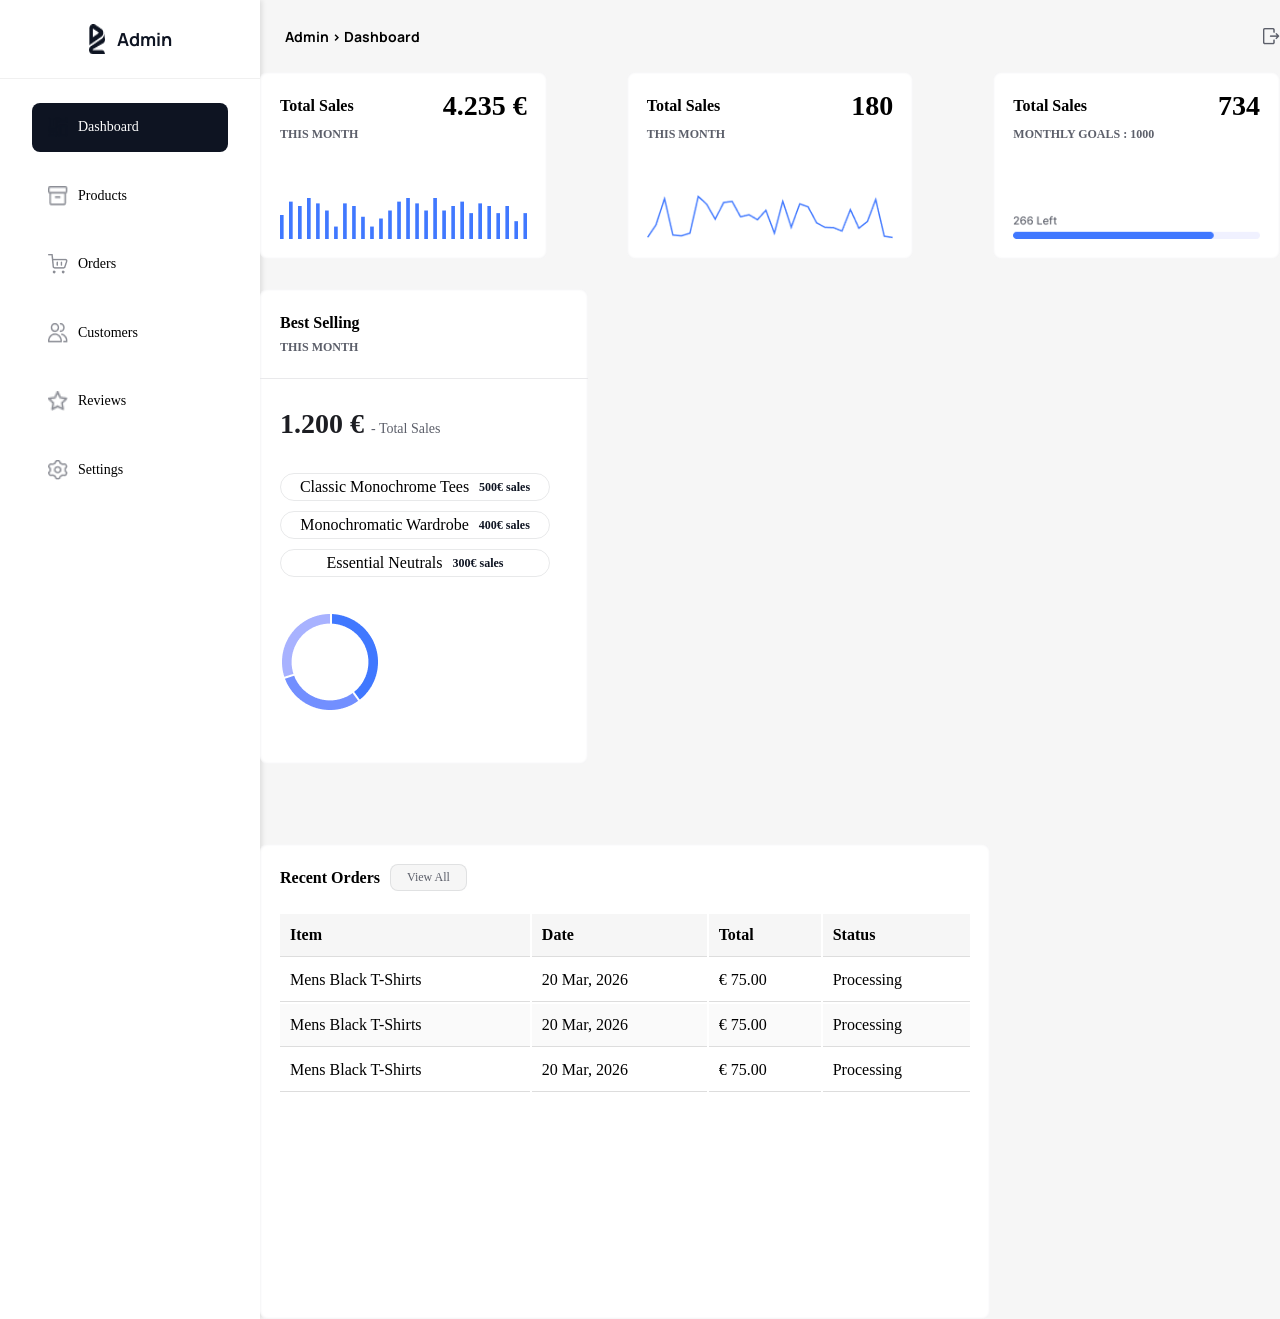
<file: dashboard/index.html>
<!doctype html>
<html lang="en">
  <head>
    <meta charset="UTF-8" />
    <meta name="viewport" content="width=device-width, initial-scale=1.0" />
    <title>Dashboard</title>
    <link rel="stylesheet" href="./admin.css" />
  </head>
  <body class="dashboard-page">
    <div class="layout">
      <!-- SIDEBAR -->
      <aside class="sidebar">
        <div class="logo">
          <img src="../img/logo_footer.png" alt="Logo" />
          <h1>Admin</h1>
        </div>
        <div class="sidebar_nav">
          <nav>
            <ul>
              <li>
                <img src="../dashboard/img-dash/icone_dash.png" alt="" />
                <a href="#" data-page="dashboard">Dashboard</a>
              </li>
              <li>
                <img src="../dashboard/img-dash/icone_produits.png" alt="" />
                <a href="#" data-page="products">Products</a>
              </li>
              <li>
                <img src="../dashboard/img-dash/icone_orders.png" alt="" />
                <a href="#" data-page="orders">Orders</a>
              </li>
              <li>
                <img src="../dashboard/img-dash/icone_customers.png" alt="" />
                <a href="#" data-page="customers">Customers</a>
              </li>
              <li>
                <img src="../dashboard/img-dash/icone_reviews.png" alt="" />
                <a href="#" data-page="reviews">Reviews</a>
              </li>
              <li>
                <img src="../dashboard/img-dash/icone_settings.png" alt="" />
                <a href="#" data-page="settings">Settings</a>
              </li>
            </ul>
          </nav>
        </div>
      </aside>

      <div class="main">
        <header class="header">
          <h1>Admin > Dashboard</h1>
          <img src="../img/Déconnexion.png" alt="Icone déconnexion" />
        </header>

        <div class="content" id="content"></div>
      </div>
    </div>

    <script src="./admin.js"></script>
  </body>
</html>
</file>
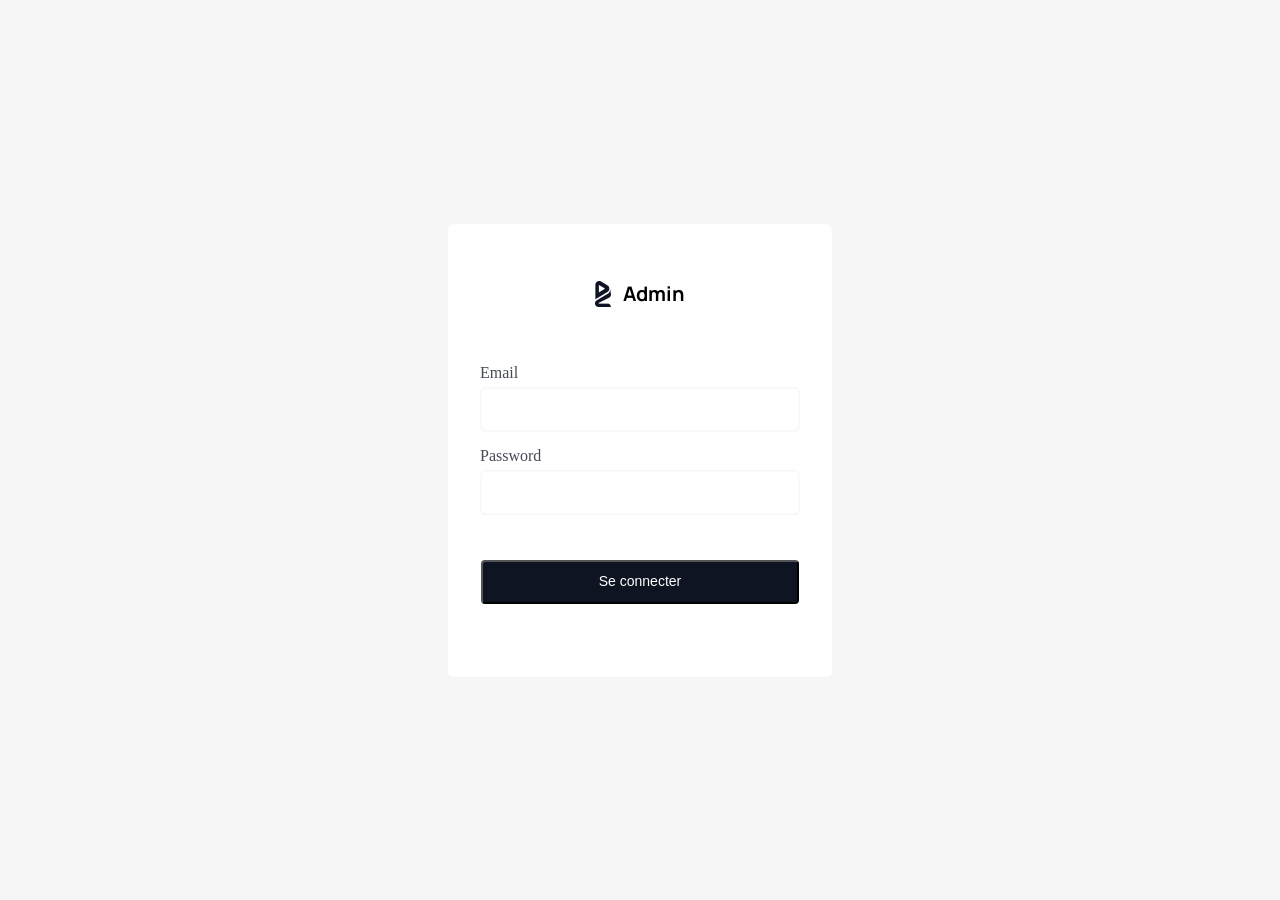
<file: dashboard/connexion.html>
<!doctype html>
<html lang="en">
  <head>
    <meta charset="UTF-8" />
    <meta name="viewport" content="width=device-width, initial-scale=1.0" />
    <title>Connexion</title>

    <link rel="stylesheet" href="admin.css" />
  </head>
  <body class="login-page">
    <section class="login-page">
      <form action="" class="container">
        <div class="logo">
          <img src="../img/logo_footer.png" alt="Logo" />
          <h1>Admin</h1>
        </div>
        <div class="form-group">
          <label for="email">Email</label>
          <input type="email" id="email" name="email" required />
        </div>
        <div class="form-group">
          <label for="password">Password</label>
          <input type="password" id="password" name="password" required />
        </div>
        <button  type="submit">Se connecter</button>
      </form>
    </section>
  </body>
</html>
</file>
<file: dashboard/admin.css>
@import url("https://fonts.googleapis.com/css2?family=Manrope:wght@200..800&display=swap");

*,
::after,
::before {
  margin: 0;
  padding: 0;
  box-sizing: border-box;
}

body {
  min-height: 100vh;
  margin: 0;
  background: #f6f6f6;
}

.login-page {
  display: flex;
  justify-content: center;
  align-items: center;
  min-height: 100vh;
}

.dashboard-page {
  min-height: 100vh;
}

/* --------------------- Login Form ------------------------------ */
.login-page .container {
  width: 384px;
  height: 453px;
  box-shadow: inset 0px 0px 1px rgba(233, 233, 235, 0.87);
  border-radius: 5px;
  background: #fff;
}

.login-page .logo {
  display: flex;
  justify-content: center;
  align-items: center;
  width: 116px;
  height: 40px;
  margin: 50px auto;
  gap: 12px;
  padding-inline: 8px;
  /* border: 1px solid #000; */
}

.login-page .logo img {
  width: 16px;
  height: 30px;
  padding-block: 2px;
}

.login-page .logo h1 {
  font-size: 20px;
  font-weight: 700;
  font-family: "Manrope", sans-serif;
  line-height: 2.4;
}

.login-page .form-group {
  width: 320px;
  display: flex;
  flex-direction: column;
  margin: auto;
  gap: 5px;
}

.login-page .form-group label {
  color: #474b57;
}

.login-page .form-group input {
  height: 45px;
  padding: 10px 15px;
  outline: none;
  border: none;
  box-shadow: inset 0 0 3px rgba(230, 231, 232, 1);
  border-radius: 6px;
  margin-bottom: 15px;
}

.login-page .form-group input:focus {
  box-shadow: inset 0 0 0 1px #999;
}

.login-page button {
  width: 318px;
  height: 44px;
  background: #0e1422;
  color: #ffffff;
  font-size: 14px;
  font-weight: 500;
  line-height: 1.75;
  border-radius: 4px;
  cursor: pointer;
  display: block;
  margin: 30px auto;
}

.dashboard-page button,
.dashboard-page input {
  font-family: "Manrope", sans-serif;
}

.dashboard-page input {
  border: 1px solid #ccc;
  box-shadow: inset 0 0 2px rgba(0, 0, 0, 0.05);
  border-radius: 6px;
  padding: 8px 10px;
}

/* ----------------- acceuil dashboard ------------------ */

.dashboard-page .layout {
  width: 100%;
  min-height: 100vh;
  display: flex;
}

.dashboard-page .sidebar {
  width: 260px;
  min-height: 100vh;
  background: #ffffff;
  box-shadow: 2px 0 5px rgba(0, 0, 0, 0.1);
}

.dashboard-page .sidebar .logo {
  display: flex;
  justify-content: center;
  align-items: center;

  gap: 12px;
  padding: 24px 20px;
  border-bottom: 1px solid #f0f0f0;
}

.dashboard-page .sidebar .logo img {
  width: 16px;
  height: 30px;
}

.dashboard-page .sidebar .logo h1 {
  font-size: 18px;
  font-weight: 700;
  font-family: "Manrope", sans-serif;
  color: #0e1422;
}

.dashboard-page .sidebar_nav {
  padding: 24px 0;
}

.dashboard-page .sidebar nav {
  width: 212px;
  /* height: auto; */
  margin: 0 auto;
}

.dashboard-page .sidebar nav ul {
  display: flex;
  flex-direction: column;
  gap: 20px;
}

.dashboard-page .sidebar nav ul li {
  display: flex;
  justify-content: start;
  align-items: center;
  list-style: none;
  font-size: 14px;
  font-weight: 500;
  line-height: 1.75;
  cursor: pointer;
  gap: 10px;
  padding: 12px 16px;
  border-radius: 8px;
  margin: 0 8px;
  transition: all 0.2s ease;
}

.dashboard-page .sidebar nav ul li:hover {
  background-color: #f8f9fa;
  color: #0e1422;
}

.dashboard-page .sidebar nav ul li.active {
  background-color: #0e1422;
  color: #5c5f6a;
}

.dashboard-page .sidebar nav ul li.active a {
  color: #ffffff;
}

.dashboard-page .sidebar nav ul li img {
  width: 20px;
  height: 20px;
  opacity: 0.7;
}

.dashboard-page .sidebar nav ul li:hover img,
.dashboard-page .sidebar nav ul li.active img {
  opacity: 1;
}

.dashboard-page .sidebar nav ul a {
  text-decoration: none;
  color: inherit;
}

.dashboard-page .main {
  width: calc(100% - 260px);
  min-height: 100vh;
}

.dashboard-page .header {
  max-width: 1440px;
  width: 100%;
  height: 72px;
  display: flex;
  justify-content: space-between;
  align-items: center;
  /* border: 1px solid #000; */
  margin: 0 auto;
  padding-left: 25px;
}

.dashboard-page .header h1 {
  font-size: 14px;
  font-weight: 700;
  line-height: 1.5;
  font-family: "Manrope", sans-serif;
}

/* ---------------------content Dashboard------------------ */

.dashboard-page .content {
  max-width: 1440px;
  width: 100%;
  min-height: 750px;
  /* border: 1px solid #333; */
  margin: 0px auto;
}

/* -------------------------- Card----------------------- */
.dashboard-page .container_top {
  max-width: 1440px;
  width: 100%;
  height: 187px;
  display: flex;
  gap: 80px;
}

.dashboard-page .container_left,
.dashboard-page .container_middle,
.dashboard-page .container_right {
  position: relative;
  display: flex;
  flex-direction: column;
  justify-content: space-between;
  align-items: stretch;
  padding: 20px;
}

.dashboard-page .container_left .card_header,
.dashboard-page .container_middle .card_header,
.dashboard-page .container_right .card_header {
  display: flex;
  align-items: flex-start;
  gap: 16px;
}

.dashboard-page .container_left .txt,
.dashboard-page .container_middle .txt,
.dashboard-page .container_right .txt {
  display: flex;
  flex-direction: column;
  gap: 4px;
}

.dashboard-page .container_left .txt h2,
.dashboard-page .container_middle .txt h2,
.dashboard-page .container_right .txt h2,
.dashboard-page .container_bottom_left .txt h2 {
  font-size: 16px;
  line-height: 1.75;
}

.dashboard-page .container_left .txt h3,
.dashboard-page .container_middle .txt h3,
.dashboard-page .container_right .txt h3,
.dashboard-page .container_bottom_left .txt h3 {
  font-size: 12px;
  color: #5c5f6a;
  line-height: 1.75;
  text-transform: uppercase;
  letter-spacing: 5%;
}

.dashboard-page .container_left #sales,
.dashboard-page .container_middle #customers,
.dashboard-page .container_right #orders {
  position: absolute;
  top: 20px;
  right: 20px;
  display: block;
  font-size: 28px;
  font-weight: 700;
  line-height: 1;
  text-align: right;
}

.dashboard-page .container_left .img,
.dashboard-page .container_middle .img,
.dashboard-page .container_right .img {
  margin-top: auto;
  display: flex;
  justify-content: center;
  align-items: flex-end;
}

.dashboard-page .container_left img,
.dashboard-page .container_middle img,
.dashboard-page .container_right img {
  width: 100%;
  max-width: 274px;
  height: auto;
  display: block;
}

.dashboard-page .card {
  width: 328px;
  height: 187px;
  box-shadow: inset 0 0 3px rgba(233, 233, 235, 1);
  background: #fff;
  border-radius: 8px;
}

.dashboard-page .container_bottom {
  max-width: 1140px;
  width: 100%;
  min-height: 475px;
  /* border: 1px solid #333; */
  /* margin: auto; */
  display: flex;
  flex-wrap: wrap;
  gap: 80px;
  margin-top: 30px;
}

.dashboard-page .container_bottom_left {
  width: 328px;
  min-height: 475px;
  background: #fff;
}

.dashboard-page .container_bottom_right {
  width: 730px;
  min-height: 475px;
  background: #fff;
}

.dashboard-page .container_bottom_left .txt {
  padding: 20px;
}

.dashboard-page hr {
  border: none;
  border-top: 1px solid #e9e9eb;
}

.dashboard-page .total_sales {
  padding: 20px;
  /* border: 1px solid #e9e9eb; */
}

.dashboard-page .total_sales :nth-child(1) {
  font-size: 28px;
  color: #1c1d22;
  line-height: 1.75;
  letter-spacing: 5%;
  font-weight: bold;
}

.dashboard-page .total {
  font-size: 14px;
  color: #5c5f6a;
  line-height: 1.75;
  letter-spacing: 5%;
}

.dashboard-page .best_seller_list {
  padding: 5px 20px;
}

.dashboard-page .best_seller_item {
  width: 270px;
  height: 28px;
  padding: 2px 16px;
  border: 1px solid #5c5f6a23;
  border-radius: 100px;
  gap: 10px;
  display: flex;
  justify-content: center;
  align-items: center;
  margin-bottom: 10px;
}

.dashboard-page .best_seller_item :nth-child(2) {
  font-size: 12px;
  color: #0e1422;
  line-height: 2.4;
  font-weight: 600;
}

.dashboard-page .container_bottom_left .img {
  margin: 20px;
  display: flex;
  justify-content: flex-start;
  align-items: flex-end;
}

.dashboard-page .container_bottom_right .txt {
  position: relative;
  padding: 20px;
}

.dashboard-page .container_bottom_right .txt h2 {
  font-size: 16px;
  line-height: 1.75;
}

.dashboard-page .container_bottom_right .txt span {
  position: absolute;
  top: 20px;
  left: 130px;
  font-size: 12px;
  color: #5c5f6a;
  line-height: 1.75;
  letter-spacing: 5%;
  border: 1px solid #5c5f6a23;
  border-radius: 8px;
  padding: 2px 16px;
  background: #f6f6f6;
}

.dashboard-page table {
  width: 694px;
  margin: auto;
}

.dashboard-page thead {
  margin-bottom: 30px;
  border-top: 1px solid #ddd;
}

.dashboard-page th,
.dashboard-page td {
  padding: 12px 10px;
  text-align: left;
  border-bottom: 1px solid #ddd;
}
.dashboard-page th {
  background-color: #f6f6f6;
  font-weight: bold;
}

.dashboard-page tr:nth-child(even) {
  background-color: #fafafa;
}

/* ---------------------Product block------------------ */

.dashboard-page .product-page .container_product,
.dashboard-page .orders-page .container_orders,
.dashboard-page .customers-page .container_customers,
.dashboard-page .reviews-page .container_reviews,
.dashboard-page .setting-page .container_setting {
  max-width: 1068px;
  height: auto;
  margin: 20px auto;
  padding: 20px;
  background: #fff;
  border-radius: 8px;
  box-shadow: 0 0 10px rgba(0, 0, 0, 0.05);
}

.dashboard-page .product-page .header_product,
.dashboard-page .orders-page .header_orders,
.dashboard-page .customers-page .header_customers,
.dashboard-page .reviews-page .header_reviews,
.dashboard-page .setting-page .header_setting {
  display: flex;
  justify-content: space-between;
  align-items: center;
  padding: 20px;
}

.dashboard-page .product-page .header_product h1,
.dashboard-page .orders-page .header_orders h1,
.dashboard-page .customers-page .header_customers h1,
.dashboard-page .reviews-page .header_reviews h1,
.dashboard-page .setting-page .header_setting h1 {
  font-size: 18px;
  color: #0e1422;
}

.dashboard-page .product-page .add_product,
.dashboard-page .orders-page .search_order,
.dashboard-page .customers-page .search_customer,
.dashboard-page .reviews-page .search_review {
  display: flex;
  gap: 16px;
  align-items: center;
}

.dashboard-page .product-page .add_product button,
 .dashboard-page .setting-page .setting_form button {
  padding: 10px 16px;
  background: #0e1422;
  color: white;
  border: none;
  border-radius: 6px;
  cursor: pointer;
  font-size: 14px;
  font-weight: 500;
  transition: background-color 0.2s ease;
}

.dashboard-page .product-page .add_product button:hover {
  background: #1a1f2e;
}

.dashboard-page .product-page .add_product input {
  height: 40px;
  padding: 0 12px;
  border: 1px solid #ddd;
  border-radius: 6px;
  font-size: 14px;
  width: 250px;
}

.dashboard-page .product-page .add_product input:focus {
  outline: none;
  border-color: #0e1422;
  box-shadow: 0 0 0 2px rgba(14, 20, 34, 0.1);
}

/* ---------------------Add Product Form------------------ */

.dashboard-page .product-page .add_product_form {
  max-width: 600px;
  margin: 0 auto;
  padding: 20px;
}

.dashboard-page .product-page .form-group {
  margin-bottom: 20px;
}

.dashboard-page .product-page .form-group label {
  display: block;
  margin-bottom: 8px;
  font-weight: 500;
  color: #1c1d22;
}

.dashboard-page .product-page .form-group input,
.dashboard-page .product-page .form-group select,
.dashboard-page .product-page .form-group textarea {
  width: 100%;
  padding: 12px;
  border: 1px solid #ddd;
  border-radius: 6px;
  font-size: 14px;
  transition: border-color 0.2s ease;
}

.dashboard-page .product-page .form-group input:focus,
.dashboard-page .product-page .form-group select:focus,
.dashboard-page .product-page .form-group textarea:focus {
  outline: none;
  border-color: #0e1422;
  box-shadow: 0 0 0 2px rgba(14, 20, 34, 0.1);
}

.dashboard-page .product-page .form-group textarea {
  resize: vertical;
  min-height: 100px;
}

.dashboard-page .product-page .form-actions {
  display: flex;
  gap: 12px;
  justify-content: flex-end;
  margin-top: 30px;
}

.dashboard-page .product-page .btn-primary {
  padding: 12px 24px;
  background: #0e1422;
  color: white;
  border: none;
  border-radius: 6px;
  cursor: pointer;
  font-size: 14px;
  font-weight: 500;
  transition: background-color 0.2s ease;
}

.dashboard-page .product-page .btn-primary:hover {
  background: #1a1f2e;
}

.dashboard-page .product-page .btn-secondary {
  padding: 12px 24px;
  background: #f8f9fa;
  color: #5c5f6a;
  border: 1px solid #ddd;
  border-radius: 6px;
  cursor: pointer;
  font-size: 14px;
  font-weight: 500;
  transition: all 0.2s ease;
}

.dashboard-page .product-page .btn-secondary:hover {
  background: #e9ecef;
  border-color: #adb5bd;
}

.dashboard-page .product-page .add_product {
  display: flex;
  gap: 12px;
  align-items: center;
}

.dashboard-page .product-page .add_product button {
  padding: 10px 16px;
  background: #0e1422;
  color: #fff;
  border: none;
  border-radius: 6px;
  cursor: pointer;
}

.dashboard-page .product-page .add_product button:hover {
  opacity: 0.9;
}

.dashboard-page .product-page .add_product input {
  height: 40px;
  padding: 10px;
  border: 1px solid #ccc;
  border-radius: 6px;
}

.dashboard-page .product-page .add_product input:focus {
  outline: 2px solid #0e1422;
}

.dashboard-page .product-page .table {
  margin-top: 50px;
}

/* --------------------Settings Page--------------------- */

.content .setting-page .container_setting {
  max-width: 1068px;
  height: 588px;
  margin: 50px ;  
}

.setting_form {
  max-width: 320px;
  height: 239px;
  padding: 20px;
  margin-bottom: 20px;
}

.setting_form .form-group {
  display: flex;
  flex-direction: column;
  margin-bottom: 20px;
}

.setting_form .form-group label {
  font-size: 14px;
  line-height: 1.75;
  margin-bottom: 8px;
  font-weight: 500;
  color: #474B57;
}
</file>
